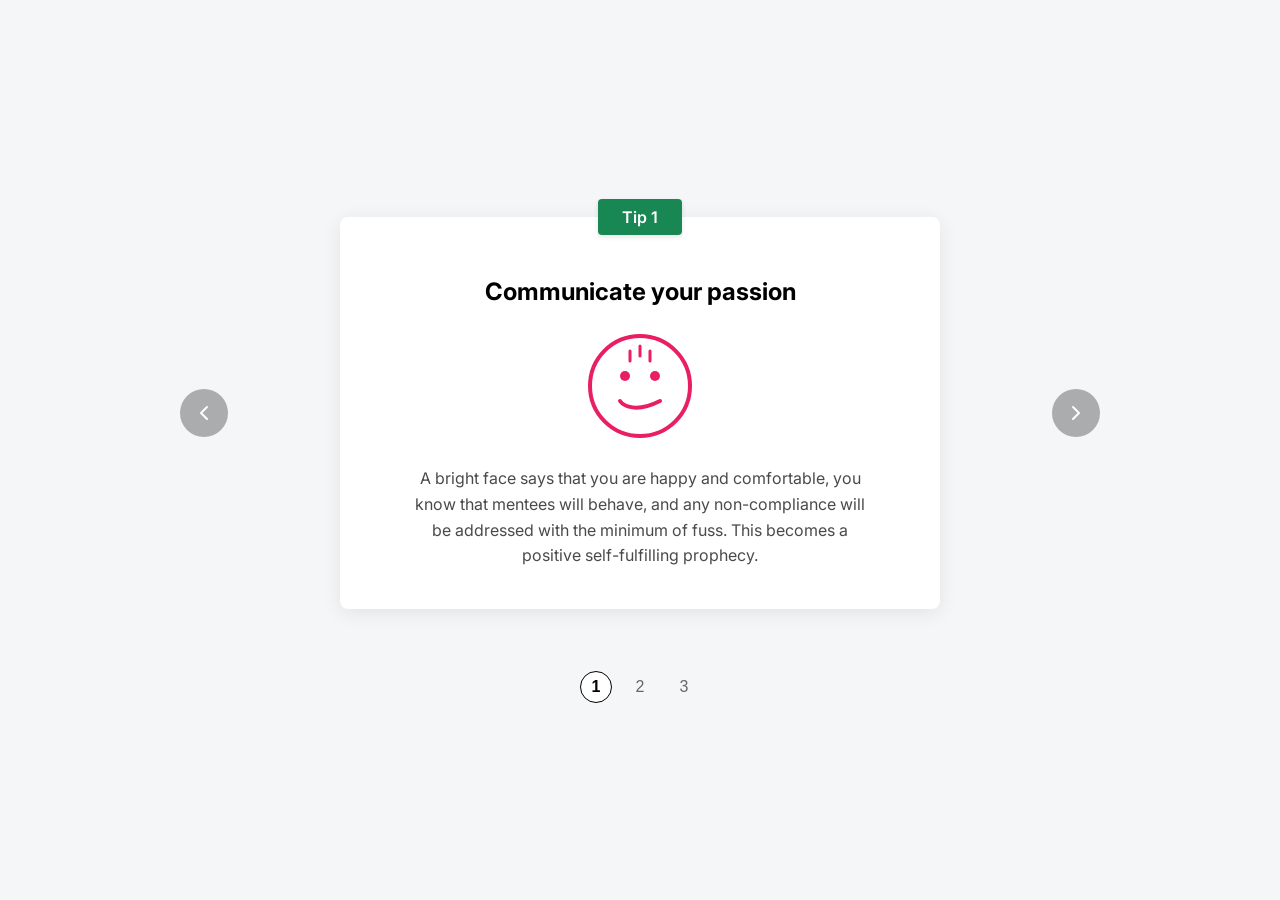
<file: antigravity-gemini-3-pro/index.html>
<!DOCTYPE html>
<html lang="en">
<head>
    <meta charset="UTF-8">
    <meta name="viewport" content="width=device-width, initial-scale=1.0">
    <title>Process Carousel</title>
    <link rel="stylesheet" href="style.css">
    <!-- Google Fonts for modern typography -->
    <link rel="preconnect" href="https://fonts.googleapis.com">
    <link rel="preconnect" href="https://fonts.gstatic.com" crossorigin>
    <link href="https://fonts.googleapis.com/css2?family=Inter:wght@400;500;600;700&display=swap" rel="stylesheet">
</head>
<body>

    <div class="carousel-container">
        <!-- Navigation Button: Previous -->
        <button class="nav-btn prev-btn" id="prevBtn" aria-label="Previous Slide">
            <svg xmlns="http://www.w3.org/2000/svg" width="24" height="24" viewBox="0 0 24 24" fill="none" stroke="currentColor" stroke-width="2" stroke-linecap="round" stroke-linejoin="round"><path d="M15 18l-6-6 6-6"/></svg>
        </button>

        <div class="carousel-track-container">
            <ul class="carousel-track">
                <!-- Slide 1 -->
                <li class="carousel-slide current-slide">
                    <div class="card">
                        <div class="tip-badge">Tip 1</div>
                        <h2 class="card-title">Communicate your passion</h2>
                        <div class="card-image">
                            <!-- Using an SVG placeholder that looks like the example -->
                            <svg width="120" height="120" viewBox="0 0 120 120" fill="none" xmlns="http://www.w3.org/2000/svg">
                                <circle cx="60" cy="60" r="50" stroke="#E91E63" stroke-width="4"/>
                                <circle cx="45" cy="50" r="5" fill="#E91E63"/>
                                <circle cx="75" cy="50" r="5" fill="#E91E63"/>
                                <path d="M40 75 C40 75, 50 90, 80 75" stroke="#E91E63" stroke-width="4" stroke-linecap="round"/>
                                <path d="M50 25 L50 35 M60 20 L60 30 M70 25 L70 35" stroke="#E91E63" stroke-width="3" stroke-linecap="round"/>
                            </svg>
                        </div>
                        <p class="card-text">
                            A bright face says that you are happy and comfortable, you know that mentees will behave, and any non-compliance will be addressed with the minimum of fuss. This becomes a positive self-fulfilling prophecy.
                        </p>
                    </div>
                </li>
                <!-- Slide 2 -->
                <li class="carousel-slide">
                    <div class="card">
                        <div class="tip-badge">Tip 2</div>
                        <h2 class="card-title">Be Prepared</h2>
                        <div class="card-image">
                           <svg width="120" height="120" viewBox="0 0 120 120" fill="none" xmlns="http://www.w3.org/2000/svg">
                                <rect x="30" y="30" width="60" height="60" rx="5" stroke="#E91E63" stroke-width="4"/>
                                <path d="M40 50 L80 50 M40 70 L80 70" stroke="#E91E63" stroke-width="3" stroke-linecap="round"/>
                           </svg>
                        </div>
                        <p class="card-text">
                            Preparation is key to a successful session. Ensure you have all materials ready and a clear plan of action. This builds confidence and trust with your mentees.
                        </p>
                    </div>
                </li>
                <!-- Slide 3 -->
                <li class="carousel-slide">
                    <div class="card">
                        <div class="tip-badge">Tip 3</div>
                        <h2 class="card-title">Listen Actively</h2>
                        <div class="card-image">
                             <svg width="120" height="120" viewBox="0 0 120 120" fill="none" xmlns="http://www.w3.org/2000/svg">
                                <path d="M30 60 C30 30, 90 30, 90 60 L90 80 C90 90, 80 90, 80 80 L80 60" stroke="#E91E63" stroke-width="4" stroke-linecap="round" fill="none"/>
                            </svg>
                        </div>
                        <p class="card-text">
                            Active listening involves fully concentrating, understanding, responding, and then remembering what is being said. It is the foundation of effective communication.
                        </p>
                    </div>
                </li>
            </ul>
        </div>

        <!-- Navigation Button: Next -->
        <button class="nav-btn next-btn" id="nextBtn" aria-label="Next Slide">
            <svg xmlns="http://www.w3.org/2000/svg" width="24" height="24" viewBox="0 0 24 24" fill="none" stroke="currentColor" stroke-width="2" stroke-linecap="round" stroke-linejoin="round"><path d="M9 18l6-6-6-6"/></svg>
        </button>
    </div>

    <!-- Pagination Indicators -->
    <div class="carousel-nav">
        <button class="carousel-indicator current-slide" data-slide-index="0">1</button>
        <button class="carousel-indicator" data-slide-index="1">2</button>
        <button class="carousel-indicator" data-slide-index="2">3</button>
    </div>

    <script src="script.js"></script>
</body>
</html>
</file>
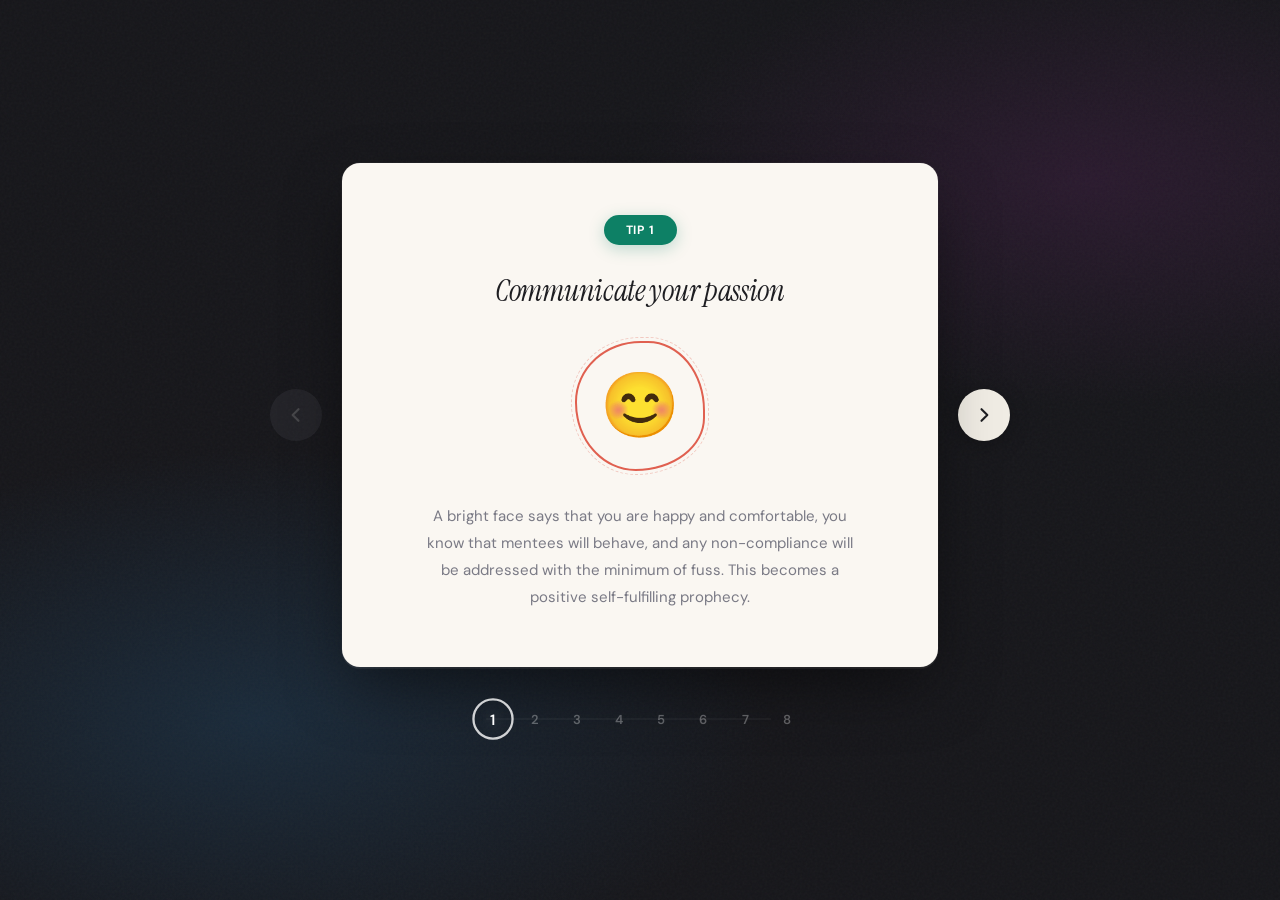
<file: claude-v2.html>
<!DOCTYPE html>
<html lang="en">
<head>
  <meta charset="UTF-8">
  <meta name="viewport" content="width=device-width, initial-scale=1.0">
  <title>Process Tips Carousel — Editorial Edition</title>

  <!--
    ============================================================
    CAROUSEL V2 — "Editorial Warmth" Edition
    ============================================================
    Differences from V1 (claude.html):

    TYPOGRAPHY
    • V1: system fonts (-apple-system, BlinkMacSystemFont)
    • V2: Google Fonts — "Instrument Serif" italic for headings,
           "DM Sans" for body. Creates an editorial magazine feel.

    COLOR & ATMOSPHERE
    • V1: flat #2b2b2b dark background
    • V2: deep navy (#16161a) with layered radial gradients
           for depth + SVG noise grain overlay for texture.
           Warm cream card (#faf7f2) instead of pure white.

    ICON TREATMENT
    • V1: bare emoji
    • V2: emoji inside an organic "blob" frame with a coral
           (#e06050) border + dashed outer ring, evoking the
           hand-drawn illustration style from the reference.

    ARROWS
    • V1: plain text chevrons (‹ ›) in filled circles
    • V2: SVG chevron icons. Prev is muted dark, Next is cream
           with shadow — asymmetric styling guides the user forward.

    PAGINATION
    • V1: simple numbered dots with border on active
    • V2: numbered dots connected by a thin horizontal line
           with a green progress fill that advances as you
           navigate — reinforces the "process" concept.

    ANIMATION
    • V1: none (instant content display)
    • V2: staggered content reveal (badge → title → icon → text)
           each time a slide enters, plus a page-load entrance
           animation on the whole carousel.

    LAYOUT
    • V1: 720px max, 48px arrows
    • V2: 740px max, 52px arrows, more generous padding,
           refined spacing hierarchy.
    ============================================================
  -->

  <link rel="preconnect" href="https://fonts.googleapis.com">
  <link rel="preconnect" href="https://fonts.gstatic.com" crossorigin>
  <link href="https://fonts.googleapis.com/css2?family=DM+Sans:wght@400;500;700&family=Instrument+Serif:ital@0;1&display=swap" rel="stylesheet">

  <style>
    *, *::before, *::after { margin: 0; padding: 0; box-sizing: border-box; }

    /* --- Design tokens --- */
    :root {
      --bg: #16161a;                    /* deep navy-ink (V1 was flat #2b2b2b) */
      --card: #faf7f2;                  /* warm cream (V1 was pure #fff) */
      --accent: #0d8065;                /* deep teal green */
      --accent-glow: #0d806540;         /* teal with alpha for badge shadow */
      --coral: #e06050;                 /* organic icon frame color (new in V2) */
      --ink: #1e1e22;
      --muted: #7a7a85;
      --cream: #f0ece4;                 /* arrow bg, warm off-white */
      --radius: 18px;                   /* V1 was 14px */
    }

    /* --- Base --- uses DM Sans (V1 used system fonts) --- */
    body {
      font-family: 'DM Sans', sans-serif;
      min-height: 100vh;
      display: grid;
      place-items: center;
      padding: 32px 20px;
      color: var(--ink);
      /* Layered radial gradients for atmospheric depth (V1 was flat color) */
      background:
        radial-gradient(ellipse 80% 60% at 20% 80%, #1a2a3a 0%, transparent 50%),
        radial-gradient(ellipse 70% 50% at 85% 20%, #2a1a2e 0%, transparent 50%),
        var(--bg);
      position: relative;
      overflow: hidden;
    }

    /* SVG noise grain overlay for texture (not in V1) */
    body::before {
      content: '';
      position: fixed;
      inset: 0;
      background: url("data:image/svg+xml,%3Csvg viewBox='0 0 512 512' xmlns='http://www.w3.org/2000/svg'%3E%3Cfilter id='n'%3E%3CfeTurbulence type='fractalNoise' baseFrequency='.7' numOctaves='4' stitchTiles='stitch'/%3E%3C/filter%3E%3Crect width='100%25' height='100%25' filter='url(%23n)' opacity='.035'/%3E%3C/svg%3E");
      pointer-events: none;
      z-index: 0;
    }

    /* ===== CAROUSEL GRID LAYOUT ===== */
    .carousel {
      position: relative;
      z-index: 1;
      max-width: 740px;       /* V1: 720px */
      width: 100%;
      display: grid;
      grid-template-columns: 52px 1fr 52px;  /* V1: 48px */
      align-items: center;
      gap: 20px;
      /* Page-load entrance animation (not in V1) */
      animation: carouselIn .7s cubic-bezier(.22,1,.36,1) both;
    }

    @keyframes carouselIn {
      from { opacity: 0; transform: translateY(30px) scale(.97); }
      to   { opacity: 1; transform: translateY(0) scale(1); }
    }

    /* ===== VIEWPORT & TRACK ===== */
    .carousel__viewport {
      position: relative;
      overflow: hidden;
      border-radius: var(--radius);
      background: var(--card);    /* warm cream vs V1 pure white */
      /* Layered shadow for depth (V1 had single box-shadow) */
      box-shadow:
        0 2px 0 0 rgba(255,255,255,.06),
        0 24px 64px -12px rgba(0,0,0,.5),
        0 0 0 1px rgba(255,255,255,.04);
    }

    .carousel__track {
      display: flex;
      /* Smoother easing curve (V1 used .4,0,.2,1) */
      transition: transform .5s cubic-bezier(.22, 1, .36, 1);
      will-change: transform;
    }

    /* ===== INDIVIDUAL SLIDE ===== */
    .slide {
      min-width: 100%;
      padding: 52px 60px 56px;    /* more generous than V1 */
      display: flex;
      flex-direction: column;
      align-items: center;
      text-align: center;
    }

    /* Tip badge — adds glow shadow (V1 had flat badge) */
    .slide__badge {
      background: var(--accent);
      color: #fff;
      font-size: 12px;
      font-weight: 700;
      padding: 7px 22px;
      border-radius: 24px;
      letter-spacing: .8px;
      text-transform: uppercase;
      margin-bottom: 28px;
      box-shadow: 0 4px 16px var(--accent-glow);
    }

    /* Title — Instrument Serif italic (V1 used system font bold) */
    .slide__title {
      font-family: 'Instrument Serif', serif;
      font-style: italic;
      font-size: 30px;
      font-weight: 400;
      line-height: 1.2;
      color: var(--ink);
      margin-bottom: 32px;
      letter-spacing: -.01em;
    }

    /* Organic blob frame around icon (entirely new in V2) */
    .slide__icon-wrap {
      width: 130px;
      height: 130px;
      /* Irregular border-radius creates organic hand-drawn feel */
      border-radius: 52% 45% 55% 48% / 48% 55% 42% 54%;
      border: 2.5px solid var(--coral);
      display: grid;
      place-items: center;
      margin-bottom: 32px;
      position: relative;
    }

    /* Dashed outer ring — sketchy/hand-drawn accent (new in V2) */
    .slide__icon-wrap::before {
      content: '';
      position: absolute;
      inset: -6px;
      border-radius: inherit;
      border: 1px dashed color-mix(in srgb, var(--coral) 30%, transparent);
    }

    .slide__icon {
      font-size: 64px;    /* V1: 96px bare emoji */
      line-height: 1;
      user-select: none;
    }

    .slide__text {
      font-size: 15px;
      line-height: 1.8;
      color: var(--muted);
      max-width: 440px;
    }

    /* ===== STAGGERED CONTENT ANIMATION (not in V1) ===== */
    .slide--active .slide__badge     { animation: revealUp .5s  cubic-bezier(.22,1,.36,1) .05s both; }
    .slide--active .slide__title     { animation: revealUp .5s  cubic-bezier(.22,1,.36,1) .12s both; }
    .slide--active .slide__icon-wrap { animation: revealUp .55s cubic-bezier(.22,1,.36,1) .2s  both; }
    .slide--active .slide__text      { animation: revealUp .5s  cubic-bezier(.22,1,.36,1) .3s  both; }

    @keyframes revealUp {
      from { opacity: 0; transform: translateY(18px); }
      to   { opacity: 1; transform: translateY(0); }
    }

    /* ===== NAV ARROWS — SVG icons instead of text entities (V1) ===== */
    .arrow {
      width: 52px;
      height: 52px;
      border-radius: 50%;
      border: none;
      cursor: pointer;
      display: grid;
      place-items: center;
      transition: transform .25s, opacity .25s, box-shadow .25s;
    }

    .arrow svg {
      width: 20px;
      height: 20px;
      stroke-width: 2.5;
      fill: none;
      stroke: currentColor;
      stroke-linecap: round;
      stroke-linejoin: round;
    }

    /* Asymmetric arrow styling (V1 had gray + black) */
    .arrow--prev {
      background: #4a4a52;    /* muted dark */
      color: #d0d0d0;
    }

    .arrow--next {
      background: var(--cream);    /* warm cream (V1 was #2b2b2b black) */
      color: var(--ink);
      box-shadow: 0 4px 20px rgba(0,0,0,.25);
    }

    .arrow:hover:not(:disabled) { transform: scale(1.12); }
    .arrow--next:hover:not(:disabled) { box-shadow: 0 6px 28px rgba(0,0,0,.35); }
    .arrow:active:not(:disabled) { transform: scale(.94); }
    .arrow:disabled { opacity: .25; cursor: default; }

    /* ===== PAGINATION WITH PROGRESS LINE (V1 had simple dots) ===== */
    .pagination {
      grid-column: 1 / -1;
      display: flex;
      justify-content: center;
      align-items: center;
      gap: 6px;
      margin-top: 14px;
      position: relative;
    }

    .dot {
      width: 36px;
      height: 36px;
      border-radius: 50%;
      border: 2px solid transparent;
      background: none;
      color: rgba(255,255,255,.3);
      font-family: 'DM Sans', sans-serif;
      font-size: 13px;
      font-weight: 600;
      cursor: pointer;
      display: grid;
      place-items: center;
      transition: all .3s cubic-bezier(.22,1,.36,1);
      position: relative;
    }

    .dot:hover { color: rgba(255,255,255,.7); }

    .dot.active {
      color: #fff;
      border-color: rgba(255,255,255,.8);
      transform: scale(1.15);
      text-shadow: 0 0 12px rgba(255,255,255,.3);
    }

    /* Connecting progress line between dots (not in V1) */
    .pagination__line {
      position: absolute;
      top: 50%;
      height: 1px;
      background: rgba(255,255,255,.08);
      pointer-events: none;
      z-index: -1;
    }

    .pagination__progress {
      height: 100%;
      background: rgba(255,255,255,.18);
      transition: width .5s cubic-bezier(.22,1,.36,1);
      border-radius: 1px;
    }

    /* ===== RESPONSIVE ===== */
    @media (max-width: 640px) {
      .carousel { grid-template-columns: 42px 1fr 42px; gap: 12px; }
      .slide { padding: 40px 28px 44px; }
      .slide__title { font-size: 24px; margin-bottom: 24px; }
      .slide__icon-wrap { width: 100px; height: 100px; margin-bottom: 24px; }
      .slide__icon { font-size: 48px; }
      .slide__text { font-size: 14px; }
      .arrow { width: 42px; height: 42px; }
      .arrow svg { width: 16px; height: 16px; }
      .dot { width: 30px; height: 30px; font-size: 11px; }
    }
  </style>
</head>
<body>

  <div class="carousel">

    <!-- Nav: SVG arrow icons (V1 used HTML entities ‹ ›) -->
    <button class="arrow arrow--prev" aria-label="Previous slide">
      <svg viewBox="0 0 24 24"><path d="M15 19l-7-7 7-7"/></svg>
    </button>

    <div class="carousel__viewport">
      <div class="carousel__track">

        <div class="slide">
          <span class="slide__badge">Tip 1</span>
          <h2 class="slide__title">Communicate your passion</h2>
          <!-- Organic blob frame wraps the icon (V1 had bare emoji) -->
          <div class="slide__icon-wrap"><span class="slide__icon">😊</span></div>
          <p class="slide__text">A bright face says that you are happy and comfortable, you know that mentees will behave, and any non-compliance will be addressed with the minimum of fuss. This becomes a positive self-fulfilling prophecy.</p>
        </div>

        <div class="slide">
          <span class="slide__badge">Tip 2</span>
          <h2 class="slide__title">Set clear expectations</h2>
          <div class="slide__icon-wrap"><span class="slide__icon">🎯</span></div>
          <p class="slide__text">Define success criteria and milestones from the start. When everyone understands the goals and boundaries, collaboration becomes smoother and more productive for all parties involved.</p>
        </div>

        <div class="slide">
          <span class="slide__badge">Tip 3</span>
          <h2 class="slide__title">Listen actively</h2>
          <div class="slide__icon-wrap"><span class="slide__icon">👂</span></div>
          <p class="slide__text">Give your full attention and show genuine interest in what others are saying. Active listening builds trust and helps you understand the real needs and concerns behind the words.</p>
        </div>

        <div class="slide">
          <span class="slide__badge">Tip 4</span>
          <h2 class="slide__title">Provide constructive feedback</h2>
          <div class="slide__icon-wrap"><span class="slide__icon">💬</span></div>
          <p class="slide__text">Focus on specific behaviors and outcomes rather than personal attributes. Frame feedback as opportunities for growth and always balance criticism with recognition of strengths.</p>
        </div>

        <div class="slide">
          <span class="slide__badge">Tip 5</span>
          <h2 class="slide__title">Lead by example</h2>
          <div class="slide__icon-wrap"><span class="slide__icon">⭐</span></div>
          <p class="slide__text">Demonstrate the behaviors and work ethic you expect from others. Actions speak louder than words, and your conduct sets the standard for the entire team to follow.</p>
        </div>

        <div class="slide">
          <span class="slide__badge">Tip 6</span>
          <h2 class="slide__title">Celebrate small wins</h2>
          <div class="slide__icon-wrap"><span class="slide__icon">🎉</span></div>
          <p class="slide__text">Acknowledge progress and achievements, no matter how small. Regular recognition boosts morale and motivation, creating momentum toward larger goals and sustained success.</p>
        </div>

        <div class="slide">
          <span class="slide__badge">Tip 7</span>
          <h2 class="slide__title">Foster collaboration</h2>
          <div class="slide__icon-wrap"><span class="slide__icon">🤝</span></div>
          <p class="slide__text">Create opportunities for team members to work together and share knowledge. Collaborative environments spark innovation and help everyone grow through shared experiences.</p>
        </div>

        <div class="slide">
          <span class="slide__badge">Tip 8</span>
          <h2 class="slide__title">Adapt and iterate</h2>
          <div class="slide__icon-wrap"><span class="slide__icon">🔄</span></div>
          <p class="slide__text">Stay flexible and willing to adjust your approach based on feedback and results. Continuous improvement is key to long-term success and maintaining relevance in changing environments.</p>
        </div>

      </div>
    </div>

    <button class="arrow arrow--next" aria-label="Next slide">
      <svg viewBox="0 0 24 24"><path d="M9 5l7 7-7 7"/></svg>
    </button>

    <!-- Pagination with connecting progress line (V1 had plain dots) -->
    <div class="pagination">
      <div class="pagination__line">
        <div class="pagination__progress"></div>
      </div>
    </div>
  </div>

  <script>
    const track = document.querySelector('.carousel__track');
    const slides = [...track.children];
    const prevBtn = document.querySelector('.arrow--prev');
    const nextBtn = document.querySelector('.arrow--next');
    const pagination = document.querySelector('.pagination');
    const progressLine = document.querySelector('.pagination__line');
    const progressFill = document.querySelector('.pagination__progress');
    const total = slides.length;
    let current = 0;

    // Build numbered pagination dots
    for (let i = 0; i < total; i++) {
      const btn = document.createElement('button');
      btn.className = 'dot';
      btn.textContent = i + 1;
      btn.setAttribute('aria-label', `Go to slide ${i + 1}`);
      btn.addEventListener('click', () => go(i));
      pagination.appendChild(btn);
    }
    const dots = [...pagination.querySelectorAll('.dot')];

    // Size the connecting line to span first → last dot centers
    function sizeLine() {
      if (dots.length < 2) return;
      const first = dots[0].getBoundingClientRect();
      const last  = dots[dots.length - 1].getBoundingClientRect();
      const pRect = pagination.getBoundingClientRect();
      const left  = first.left + first.width / 2 - pRect.left;
      const right = last.left  + last.width  / 2 - pRect.left;
      Object.assign(progressLine.style, {
        left: left + 'px',
        width: (right - left) + 'px',
        transform: 'translateY(-50%)'
      });
    }

    function go(index) {
      const prev = current;
      current = Math.max(0, Math.min(index, total - 1));

      // Slide the track
      track.style.transform = `translateX(-${current * 100}%)`;

      // Arrow states
      prevBtn.disabled = current === 0;
      nextBtn.disabled = current === total - 1;

      // Active dot
      dots.forEach((d, i) => d.classList.toggle('active', i === current));

      // Progress fill (new in V2 — visualises process progression)
      progressFill.style.width = (total > 1 ? (current / (total - 1)) * 100 : 0) + '%';

      // Staggered content reveal animation (new in V2)
      if (prev !== current) {
        slides[prev]?.classList.remove('slide--active');
        void slides[current].offsetWidth;  // reflow to retrigger animation
        slides[current].classList.add('slide--active');
      }
    }

    prevBtn.addEventListener('click', () => go(current - 1));
    nextBtn.addEventListener('click', () => go(current + 1));

    // Keyboard nav
    document.addEventListener('keydown', e => {
      if (e.key === 'ArrowLeft')  go(current - 1);
      if (e.key === 'ArrowRight') go(current + 1);
    });

    // Touch swipe support
    let x0 = null;
    track.addEventListener('touchstart', e => { x0 = e.touches[0].clientX; }, { passive: true });
    track.addEventListener('touchend', e => {
      if (x0 === null) return;
      const diff = x0 - e.changedTouches[0].clientX;
      if (Math.abs(diff) > 40) go(current + (diff > 0 ? 1 : -1));
      x0 = null;
    });

    // Init
    window.addEventListener('resize', sizeLine);
    sizeLine();
    go(0);
  </script>

</body>
</html>
</file>
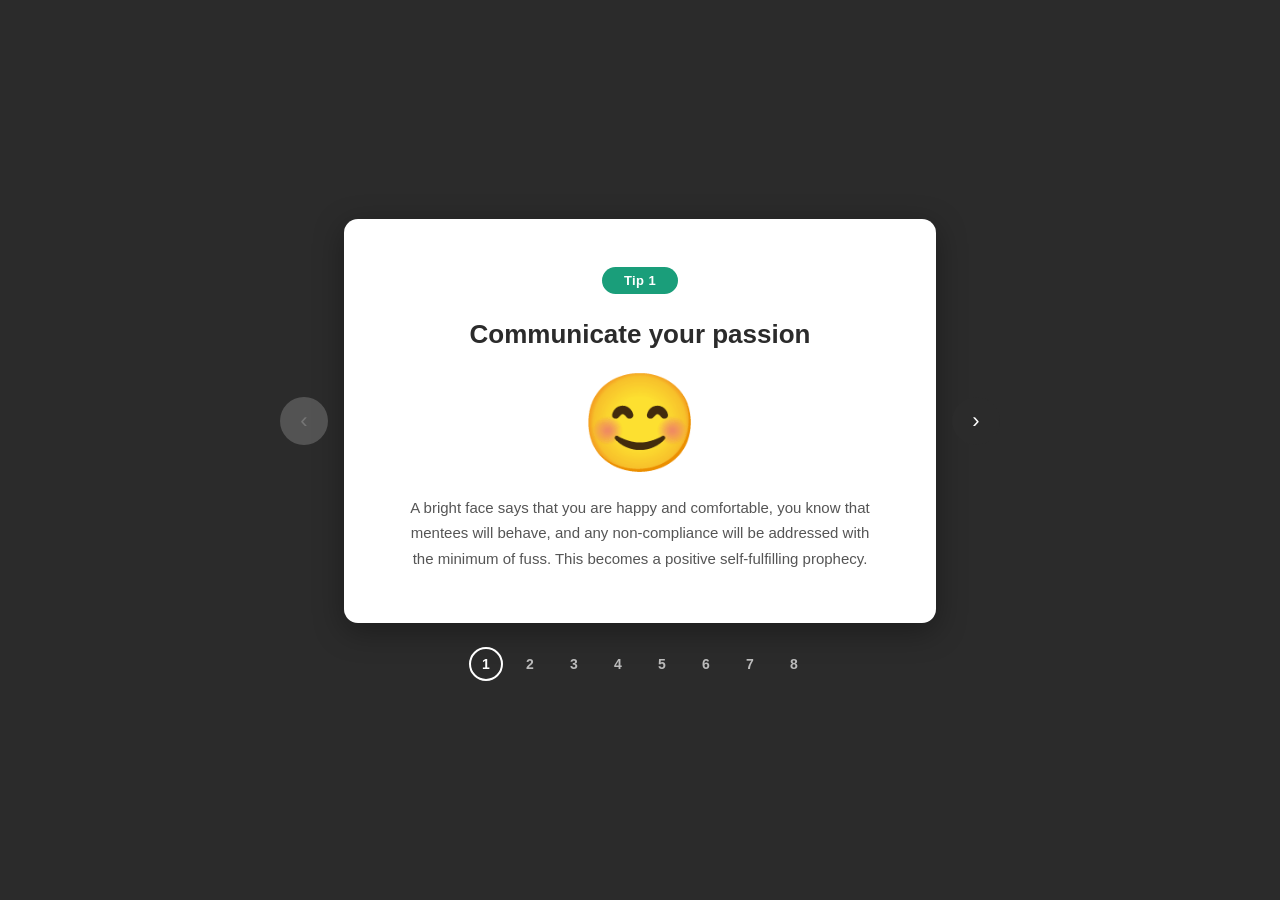
<file: claude.html>
<!DOCTYPE html>
<html lang="en">
<head>
  <meta charset="UTF-8">
  <meta name="viewport" content="width=device-width, initial-scale=1.0">
  <title>Process Tips Carousel</title>
  <style>
    *, *::before, *::after {
      margin: 0;
      padding: 0;
      box-sizing: border-box;
    }

    :root {
      --green: #1a9e7a;
      --dark: #2b2b2b;
      --gray: #555;
      --white: #fff;
      --radius: 14px;
      --slide-gap: 24px;
      --transition-speed: .45s;
      --transition-ease: cubic-bezier(.4, 0, .2, 1);
    }

    /* ----------------------------------------------------------------
       REDUCED MOTION — disable all transitions/animations for users
       who have enabled "Reduce motion" in OS accessibility settings.
    ---------------------------------------------------------------- */
    @media (prefers-reduced-motion: reduce) {
      *, *::before, *::after {
        animation-duration: 0.01ms !important;
        animation-iteration-count: 1 !important;
        transition-duration: 0.01ms !important;
        scroll-behavior: auto !important;
      }
    }

    body {
      font-family: -apple-system, BlinkMacSystemFont, 'Segoe UI', Roboto, sans-serif;
      background: var(--dark);
      min-height: 100vh;
      display: grid;
      place-items: center;
      padding: 24px;
      color: var(--dark);
    }

    /* ================================================================
       LAYOUT — CSS Grid places arrows | viewport | arrows in a row,
       with pagination spanning the full width below.
    ================================================================ */
    .carousel {
      max-width: 720px;
      width: 100%;
      display: grid;
      grid-template-columns: 48px 1fr 48px;
      align-items: center;
      gap: 16px;
    }

    .carousel__viewport {
      overflow: hidden;
      border-radius: var(--radius);
      background: var(--white);
      box-shadow: 0 8px 30px rgba(0, 0, 0, .35);
    }

    .carousel__track {
      display: flex;
      transition: transform var(--transition-speed) var(--transition-ease);
      will-change: transform;
    }

    /* ================================================================
       SLIDE — each tip card. Uses role="tabpanel" with proper ARIA
       to associate with its pagination tab.
    ================================================================ */
    .slide {
      min-width: 100%;
      padding: 48px 56px 52px;
      display: flex;
      flex-direction: column;
      align-items: center;
      text-align: center;
      gap: var(--slide-gap);
    }

    /* Hidden slides are removed from tab order and screen readers
       via inert. This CSS ensures they also visually "look" hidden
       if a browser hasn't fully painted the inert state. */
    .slide[inert] {
      visibility: hidden;
    }

    .slide__badge {
      background: var(--green);
      color: var(--white);
      font-size: 13px;
      font-weight: 700;
      padding: 6px 22px;
      border-radius: 20px;
      letter-spacing: .4px;
    }

    .slide__title {
      font-size: 26px;
      font-weight: 700;
      line-height: 1.25;
    }

    .slide__icon {
      font-size: 96px;
      line-height: 1;
      user-select: none;
    }

    .slide__text {
      font-size: 15px;
      line-height: 1.7;
      color: var(--gray);
      max-width: 460px;
    }

    /* ================================================================
       NAV ARROWS — circular buttons with distinct prev/next styling.
       Focus-visible ring ensures keyboard users see focus clearly.
    ================================================================ */
    .arrow {
      width: 48px;
      height: 48px;
      border-radius: 50%;
      border: none;
      cursor: pointer;
      display: grid;
      place-items: center;
      font-size: 22px;
      transition:
        opacity .2s,
        transform .2s,
        outline-offset .15s;
      -webkit-tap-highlight-color: transparent;
    }

    .arrow--prev {
      background: #9e9e9e;
      color: var(--white);
    }

    .arrow--next {
      background: var(--dark);
      color: var(--white);
    }

    .arrow:hover:not(:disabled) {
      transform: scale(1.1);
    }

    .arrow:active:not(:disabled) {
      transform: scale(.95);
    }

    .arrow:disabled {
      opacity: .35;
      cursor: default;
    }

    /* Keyboard-only focus ring (not shown on mouse click) */
    .arrow:focus-visible {
      outline: 2px solid var(--green);
      outline-offset: 3px;
    }

    /* ================================================================
       PAGINATION — role="tablist" with numbered tab buttons.
       Active tab is marked with aria-selected="true".
    ================================================================ */
    .pagination {
      grid-column: 1 / -1;
      display: flex;
      justify-content: center;
      gap: 10px;
      margin-top: 8px;
    }

    .dot {
      width: 34px;
      height: 34px;
      border-radius: 50%;
      border: 2px solid transparent;
      background: none;
      color: #bbb;
      font-size: 14px;
      font-weight: 600;
      cursor: pointer;
      display: grid;
      place-items: center;
      transition: all .25s;
      -webkit-tap-highlight-color: transparent;
    }

    .dot:hover {
      color: var(--white);
    }

    .dot[aria-selected="true"] {
      border-color: var(--white);
      color: var(--white);
    }

    .dot:focus-visible {
      outline: 2px solid var(--green);
      outline-offset: 3px;
    }

    /* ================================================================
       SCREEN-READER-ONLY — visually hidden live region that
       announces the current slide to assistive technology.
    ================================================================ */
    .sr-only {
      position: absolute;
      width: 1px;
      height: 1px;
      padding: 0;
      margin: -1px;
      overflow: hidden;
      clip: rect(0, 0, 0, 0);
      white-space: nowrap;
      border: 0;
    }

    /* ================================================================
       RESPONSIVE — tighter layout on small screens.
    ================================================================ */
    @media (max-width: 600px) {
      .carousel { grid-template-columns: 38px 1fr 38px; gap: 10px; }
      .slide { padding: 36px 28px 40px; }
      .slide__title { font-size: 21px; }
      .slide__icon { font-size: 72px; }
      .arrow { width: 38px; height: 38px; font-size: 18px; }
      .dot { width: 28px; height: 28px; font-size: 12px; }
    }
  </style>
</head>
<body>

  <!--
    ARIA: role="region" + aria-roledescription="carousel" follows the
    WAI-ARIA Carousel Pattern. aria-label names the landmark so screen
    readers announce "Process Tips, carousel" when entering.
    https://www.w3.org/WAI/ARIA/apd/patterns/carousel/
  -->
  <section
    class="carousel"
    role="region"
    aria-roledescription="carousel"
    aria-label="Process Tips"
  >
    <button class="arrow arrow--prev" aria-label="Previous slide">&#8249;</button>

    <!--
      aria-live="polite" makes screen readers announce slide content
      after navigation, without interrupting current speech.
    -->
    <div class="carousel__viewport" aria-live="polite">
      <div class="carousel__track">

        <!--
          Each slide uses:
          - role="tabpanel" to pair with its pagination tab
          - aria-roledescription="slide" for clearer SR announcement
          - aria-label="N of Total" for orientation
          - id matching the tab's aria-controls
          - inert on inactive slides: removes them from tab order,
            screen reader tree, and click targets in one attribute
        -->
        <div class="slide" role="tabpanel" aria-roledescription="slide" aria-label="1 of 8" id="slide-1">
          <span class="slide__badge">Tip 1</span>
          <h2 class="slide__title">Communicate your passion</h2>
          <div class="slide__icon" aria-hidden="true">😊</div>
          <p class="slide__text">A bright face says that you are happy and comfortable, you know that mentees will behave, and any non-compliance will be addressed with the minimum of fuss. This becomes a positive self-fulfilling prophecy.</p>
        </div>

        <div class="slide" role="tabpanel" aria-roledescription="slide" aria-label="2 of 8" id="slide-2" inert>
          <span class="slide__badge">Tip 2</span>
          <h2 class="slide__title">Set clear expectations</h2>
          <div class="slide__icon" aria-hidden="true">🎯</div>
          <p class="slide__text">Define success criteria and milestones from the start. When everyone understands the goals and boundaries, collaboration becomes smoother and more productive for all parties involved.</p>
        </div>

        <div class="slide" role="tabpanel" aria-roledescription="slide" aria-label="3 of 8" id="slide-3" inert>
          <span class="slide__badge">Tip 3</span>
          <h2 class="slide__title">Listen actively</h2>
          <div class="slide__icon" aria-hidden="true">👂</div>
          <p class="slide__text">Give your full attention and show genuine interest in what others are saying. Active listening builds trust and helps you understand the real needs and concerns behind the words.</p>
        </div>

        <div class="slide" role="tabpanel" aria-roledescription="slide" aria-label="4 of 8" id="slide-4" inert>
          <span class="slide__badge">Tip 4</span>
          <h2 class="slide__title">Provide constructive feedback</h2>
          <div class="slide__icon" aria-hidden="true">💬</div>
          <p class="slide__text">Focus on specific behaviors and outcomes rather than personal attributes. Frame feedback as opportunities for growth and always balance criticism with recognition of strengths.</p>
        </div>

        <div class="slide" role="tabpanel" aria-roledescription="slide" aria-label="5 of 8" id="slide-5" inert>
          <span class="slide__badge">Tip 5</span>
          <h2 class="slide__title">Lead by example</h2>
          <div class="slide__icon" aria-hidden="true">⭐</div>
          <p class="slide__text">Demonstrate the behaviors and work ethic you expect from others. Actions speak louder than words, and your conduct sets the standard for the entire team to follow.</p>
        </div>

        <div class="slide" role="tabpanel" aria-roledescription="slide" aria-label="6 of 8" id="slide-6" inert>
          <span class="slide__badge">Tip 6</span>
          <h2 class="slide__title">Celebrate small wins</h2>
          <div class="slide__icon" aria-hidden="true">🎉</div>
          <p class="slide__text">Acknowledge progress and achievements, no matter how small. Regular recognition boosts morale and motivation, creating momentum toward larger goals and sustained success.</p>
        </div>

        <div class="slide" role="tabpanel" aria-roledescription="slide" aria-label="7 of 8" id="slide-7" inert>
          <span class="slide__badge">Tip 7</span>
          <h2 class="slide__title">Foster collaboration</h2>
          <div class="slide__icon" aria-hidden="true">🤝</div>
          <p class="slide__text">Create opportunities for team members to work together and share knowledge. Collaborative environments spark innovation and help everyone grow through shared experiences.</p>
        </div>

        <div class="slide" role="tabpanel" aria-roledescription="slide" aria-label="8 of 8" id="slide-8" inert>
          <span class="slide__badge">Tip 8</span>
          <h2 class="slide__title">Adapt and iterate</h2>
          <div class="slide__icon" aria-hidden="true">🔄</div>
          <p class="slide__text">Stay flexible and willing to adjust your approach based on feedback and results. Continuous improvement is key to long-term success and maintaining relevance in changing environments.</p>
        </div>

      </div>
    </div>

    <button class="arrow arrow--next" aria-label="Next slide">&#8250;</button>

    <!--
      Pagination as tablist — tabs control which tabpanel (slide) is visible.
      Arrow keys move between tabs (managed in JS via roving tabindex).
    -->
    <div class="pagination" role="tablist" aria-label="Slide navigation"></div>

    <!-- Live region for screen reader announcements on slide change -->
    <div class="sr-only" aria-live="polite" aria-atomic="true" id="carousel-status"></div>
  </section>

  <script>
    /**
     * Carousel — accessible, production-ready carousel component.
     *
     * Accessibility features:
     * - WAI-ARIA carousel pattern (region + roledescription)
     * - Tab/tabpanel relationship for pagination ↔ slides
     * - Roving tabindex in tablist (arrow key navigation between tabs)
     * - inert attribute on inactive slides (removes from tab order + SR tree)
     * - aria-live region announces current slide to screen readers
     * - prefers-reduced-motion honored via CSS (no JS override needed)
     * - Focus-visible styles for keyboard navigation
     *
     * Engineering:
     * - Class-based with explicit destroy() for cleanup
     * - Passive touch listeners for scroll performance
     * - Pointer events as primary, touch events as fallback
     * - Bound methods for clean addEventListener/removeEventListener pairing
     * - No DOM leaks — all listeners removable
     */
    class Carousel {
      constructor(el) {
        this.root = el;
        this.track = el.querySelector('.carousel__track');
        this.slides = [...this.track.children];
        this.prevBtn = el.querySelector('.arrow--prev');
        this.nextBtn = el.querySelector('.arrow--next');
        this.tablist = el.querySelector('[role="tablist"]');
        this.statusEl = el.querySelector('#carousel-status');
        this.total = this.slides.length;
        this.current = 0;
        this.tabs = [];
        this.pointerStartX = null;

        // Bind methods so they can be added and removed as listeners
        this._onKeydown = this._onKeydown.bind(this);
        this._onTabKeydown = this._onTabKeydown.bind(this);
        this._onPointerDown = this._onPointerDown.bind(this);
        this._onPointerUp = this._onPointerUp.bind(this);
        this._onPrev = () => this.go(this.current - 1);
        this._onNext = () => this.go(this.current + 1);

        this._buildTabs();
        this._attach();
        this.go(0);
      }

      /**
       * Build pagination tabs dynamically. Each tab:
       * - has role="tab" and controls its matching slide via aria-controls
       * - uses roving tabindex: active tab is tabindex="0", others "-1"
       */
      _buildTabs() {
        for (let i = 0; i < this.total; i++) {
          const tab = document.createElement('button');
          tab.className = 'dot';
          tab.textContent = i + 1;
          tab.setAttribute('role', 'tab');
          tab.setAttribute('aria-label', `Slide ${i + 1}`);
          tab.setAttribute('aria-controls', `slide-${i + 1}`);
          tab.setAttribute('aria-selected', 'false');
          tab.setAttribute('tabindex', '-1');
          tab.addEventListener('click', () => this.go(i));
          this.tablist.appendChild(tab);
          this.tabs.push(tab);
        }
      }

      /** Attach all event listeners. */
      _attach() {
        this.prevBtn.addEventListener('click', this._onPrev);
        this.nextBtn.addEventListener('click', this._onNext);
        document.addEventListener('keydown', this._onKeydown);
        this.tablist.addEventListener('keydown', this._onTabKeydown);

        // Pointer events (covers mouse + touch + pen)
        this.track.addEventListener('pointerdown', this._onPointerDown);
        this.track.addEventListener('pointerup', this._onPointerUp);
        this.track.addEventListener('pointercancel', this._onPointerUp);
      }

      /**
       * Navigate to a given slide index.
       * Updates: track position, arrow states, tab selection,
       *          slide inert states, and SR live region.
       */
      go(index) {
        const clamped = Math.max(0, Math.min(index, this.total - 1));
        if (clamped === this.current && index !== 0) return; // no-op if same slide
        this.current = clamped;

        // Move track
        this.track.style.transform = `translateX(-${this.current * 100}%)`;

        // Arrow enabled/disabled
        this.prevBtn.disabled = this.current === 0;
        this.nextBtn.disabled = this.current === this.total - 1;

        // Update tabs — roving tabindex + aria-selected
        this.tabs.forEach((tab, i) => {
          const isActive = i === this.current;
          tab.setAttribute('aria-selected', String(isActive));
          tab.setAttribute('tabindex', isActive ? '0' : '-1');
        });

        // Update slides — inert on all except current
        this.slides.forEach((slide, i) => {
          if (i === this.current) {
            slide.removeAttribute('inert');
          } else {
            slide.setAttribute('inert', '');
          }
        });

        // Announce to screen readers
        const title = this.slides[this.current].querySelector('.slide__title')?.textContent;
        this.statusEl.textContent = `Slide ${this.current + 1} of ${this.total}: ${title}`;
      }

      /**
       * Global keyboard handler — Left/Right arrows navigate slides
       * only when focus is within the carousel.
       */
      _onKeydown(e) {
        if (!this.root.contains(document.activeElement)) return;
        if (e.key === 'ArrowLeft') { e.preventDefault(); this.go(this.current - 1); }
        if (e.key === 'ArrowRight') { e.preventDefault(); this.go(this.current + 1); }
      }

      /**
       * Tablist keyboard handler — implements roving tabindex pattern.
       * Left/Right move between tabs, Home/End jump to first/last.
       * Focus follows selection for immediate feedback.
       */
      _onTabKeydown(e) {
        let next = this.current;

        switch (e.key) {
          case 'ArrowLeft':  next = this.current - 1; break;
          case 'ArrowRight': next = this.current + 1; break;
          case 'Home':       next = 0; break;
          case 'End':        next = this.total - 1; break;
          default: return;
        }

        e.preventDefault();
        next = Math.max(0, Math.min(next, this.total - 1));
        this.go(next);
        this.tabs[next].focus();
      }

      /** Pointer-based swipe: record start X. */
      _onPointerDown(e) {
        this.pointerStartX = e.clientX;
      }

      /** Pointer-based swipe: compare end X, navigate if threshold met. */
      _onPointerUp(e) {
        if (this.pointerStartX === null) return;
        const diff = this.pointerStartX - e.clientX;
        if (Math.abs(diff) > 40) {
          this.go(this.current + (diff > 0 ? 1 : -1));
        }
        this.pointerStartX = null;
      }

      /** Remove all listeners — call when removing the carousel from DOM. */
      destroy() {
        this.prevBtn.removeEventListener('click', this._onPrev);
        this.nextBtn.removeEventListener('click', this._onNext);
        document.removeEventListener('keydown', this._onKeydown);
        this.tablist.removeEventListener('keydown', this._onTabKeydown);
        this.track.removeEventListener('pointerdown', this._onPointerDown);
        this.track.removeEventListener('pointerup', this._onPointerUp);
        this.track.removeEventListener('pointercancel', this._onPointerUp);
        this.tabs.forEach(tab => tab.remove());
        this.tabs = [];
      }
    }

    // Initialize when DOM is ready
    const carousel = new Carousel(document.querySelector('.carousel'));
  </script>

</body>
</html>
</file>
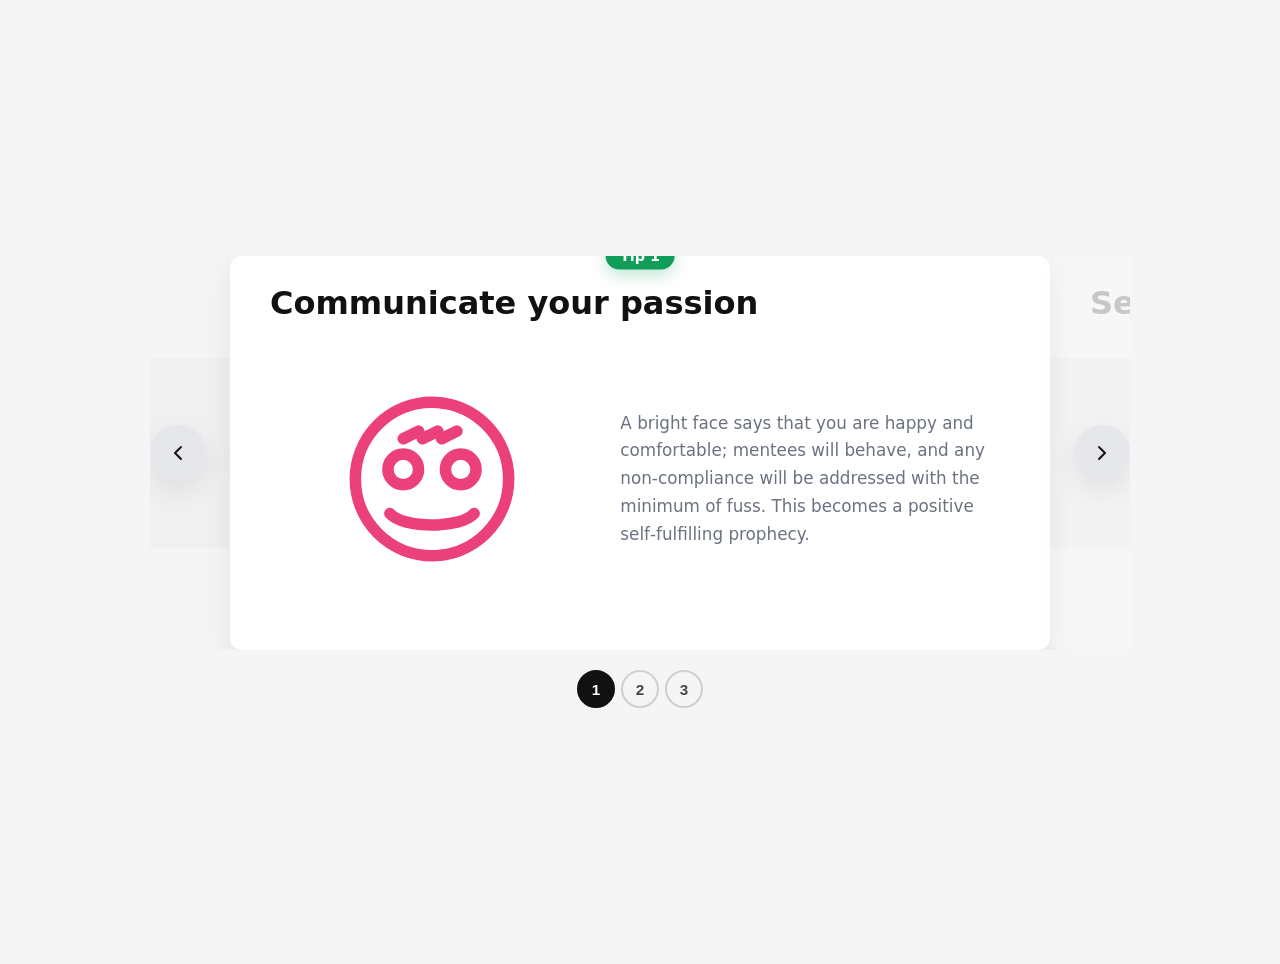
<file: copilot.html>
<!doctype html>
<html lang="en">
<head>
<meta charset="utf-8" />
<meta name="viewport" content="width=device-width, initial-scale=1" />
<title>Process / Tips Carousel</title>
<style>
  :root{
    --bg: #f5f5f5;
    --card-bg: #fff;
    --text: #111;
    --muted: #6b7280;
    --shadow: 0 10px 30px rgba(0,0,0,.08);
    --brand: #0f9d58;         /* green badge */
    --accent: #ec407a;        /* pink icon (demo) */
    --radius: 12px;
    --radius-pill: 999px;
    --space-1: clamp(.4rem,.6vw,.6rem);
    --space-2: clamp(.8rem,1.1vw,1rem);
    --space-3: clamp(1rem,1.6vw,1.25rem);
    --space-4: clamp(1.25rem,2vw,1.75rem);
    --space-5: clamp(1.5rem,3vw,2.25rem);
    --fs-sm: clamp(.9rem, .9vw, 1rem);
    --fs-md: clamp(1.05rem, 1.2vw, 1.15rem);
    --fs-lg: clamp(1.25rem, 2vw, 1.75rem);
    --fs-xl: clamp(1.4rem, 3vw, 2rem);
    --nav-size: clamp(42px, 4.5vw, 56px);
    --bullet-size: 38px;
    --transition: 350ms cubic-bezier(.2,.7,.2,1);
  }

  html,body{height:100%}
  body{
    margin:0;
    font-family: system-ui, -apple-system, Segoe UI, Roboto, "Helvetica Neue", Arial, "Noto Sans", "Apple Color Emoji","Segoe UI Emoji", "Segoe UI Symbol";
    color: var(--text);
    background: var(--bg);
    display:flex; align-items:center; justify-content:center;
    padding: clamp(10px, 3vw, 32px);
  }

  .carousel{
    width:min(100%, 980px);
  }

  /* Track + card container */
  .carousel__viewport{
    position:relative;
    overflow:hidden; /* mask overflow during slide */
    padding-inline: clamp(56px, 7vw, 80px); /* room for arrows */
  }

  /* The card itself */
  .carousel__card{
    position:relative;
    background: var(--card-bg);
    box-shadow: var(--shadow);
    border-radius: var(--radius);
    padding: clamp(18px, 3.5vw, 28px) clamp(18px, 4vw, 40px) clamp(28px, 4vw, 40px);
  }

  /* Tip badge */
  .carousel__badge{
    position:absolute;
    left:50%;
    translate:-50% -50%;
    top:0;
    background: var(--brand);
    color:#fff;
    padding: .35rem .9rem;
    border-radius: var(--radius-pill);
    font-weight: 700;
    font-size: var(--fs-sm);
    box-shadow: 0 6px 16px rgba(15, 157, 88, .25);
    white-space:nowrap;
  }

  .carousel__title{
    font-size: var(--fs-xl);
    line-height:1.2;
    margin: 0 0 var(--space-4);
  }

  .carousel__content{
    display:grid;
    gap: var(--space-4);
    grid-template-columns: minmax(0,1fr);
  }
  @media (min-width: 720px){
    .carousel__content{
      grid-template-columns: 1fr 1.2fr; /* image | text */
      align-items:center;
    }
  }

  .carousel__figure{
    display:flex; align-items:center; justify-content:center;
  }
  .carousel__figure svg{
    width: clamp(140px, 24vw, 230px);
    height: auto;
  }
  .carousel__desc{
    color: var(--muted);
    font-size: var(--fs-md);
    line-height:1.65;
  }

  /* Slides layout */
  .carousel__track{
    position:relative;
    display:flex;
    will-change: transform, height;
    transition: height var(--transition);
  }
  .carousel__slide{
    min-width:100%;
    flex:0 0 100%;
    opacity:.2;
    transform: translateX(0);
    transition: opacity var(--transition);
  }
  .carousel__slide[aria-hidden="true"]{ pointer-events:none; }
  .carousel__slide.is-active{ opacity:1; }

  /* Prev/Next controls */
  .carousel__nav{
    position:absolute;
    inset:0;
    display:flex; align-items:center; justify-content:space-between;
    pointer-events:none; /* allow clicks only on buttons */
  }
  .carousel__btn{
    pointer-events:auto;
    inline-size: var(--nav-size);
    block-size: var(--nav-size);
    display:grid; place-items:center;
    border:none; border-radius:50%;
    background:#e5e7eb;
    color:#111;
    cursor:pointer;
    box-shadow: var(--shadow);
    transition: transform 160ms ease, background 160ms ease;
  }
  .carousel__btn:hover{ background:#ddd; transform: translateY(-1px); }
  .carousel__btn:active{ transform: translateY(0); }
  .carousel__btn:focus-visible{ outline: 3px solid color-mix(in oklab, var(--brand) 70%, white); outline-offset:3px; }

  .carousel__btn svg{ width: 24px; height: 24px; }

  /* Pagination (numbered bullets) */
  .carousel__pagination{
    display:flex; gap: 6px; justify-content:center; align-items:center;
    margin-top: var(--space-3);
    user-select:none;
  }
  .carousel__bullet{
    inline-size: var(--bullet-size);
    block-size: var(--bullet-size);
    border-radius: 50%;
    background: transparent;
    border: 2px solid #cfcfcf;
    color: #444;
    font-weight: 600;
    font-size: .95rem;
    display:grid; place-items:center;
    cursor:pointer;
    transition: background var(--transition), color var(--transition), border-color var(--transition), transform 120ms ease;
  }
  .carousel__bullet:hover{ transform: translateY(-1px); }
  .carousel__bullet[aria-current="true"]{
    background:#111; color:#fff; border-color:#111;
  }
  .carousel__bullet:focus-visible{ outline: 3px solid color-mix(in oklab, #111 50%, var(--brand) 50%); outline-offset:3px; }

  /* Motion preferences */
  @media (prefers-reduced-motion: reduce){
    .carousel__track,
    .carousel__slide{
      transition: none !important;
    }
  }

  /* Subtle backdrop strip like screenshot */
  .carousel__viewport::before{
    content:"";
    position:absolute; inset: 10% 0 auto 0;
    height: calc(100% - 20%);
    background: linear-gradient(to bottom, transparent 0 20%, rgba(0,0,0,.02) 20% 80%, transparent 80% 100%);
    pointer-events:none;
  }
</style>
</head>
<body>

<section class="carousel" aria-roledescription="carousel" aria-label="Tips">
  <div class="carousel__viewport">
    <div class="carousel__track" id="track" aria-live="polite">
      <!-- Slide 1 -->
      <article class="carousel__slide is-active" role="group" aria-roledescription="slide" aria-label="1 of 8">
        <div class="carousel__card">
          <div class="carousel__badge" data-badge>Tip 1</div>
          <h2 class="carousel__title">Communicate your passion</h2>

          <div class="carousel__content">
            <figure class="carousel__figure" aria-hidden="true">
              <!-- demo face -->
              <svg viewBox="0 0 120 120" xmlns="http://www.w3.org/2000/svg" fill="none" stroke="currentColor" style="color:var(--accent);">
                <circle cx="60" cy="60" r="40" stroke-width="6"/>
                <circle cx="45" cy="55" r="8" stroke-width="6"/>
                <circle cx="75" cy="55" r="8" stroke-width="6"/>
                <path d="M38 78c7 8 37 8 44 0" stroke-width="6" stroke-linecap="round"/>
                <path d="M53 35l-8 4m18-4l-8 4m18-4l-8 4" stroke-width="6" stroke-linecap="round"/>
              </svg>
            </figure>

            <p class="carousel__desc">
              A bright face says that you are happy and comfortable; mentees will behave, and any non‑compliance will be addressed with the minimum of fuss. This becomes a positive self‑fulfilling prophecy.
            </p>
          </div>
        </div>
      </article>

      <!-- Slide 2 -->
      <article class="carousel__slide" role="group" aria-roledescription="slide" aria-label="2 of 8">
        <div class="carousel__card">
          <div class="carousel__badge" data-badge>Tip 2</div>
          <h2 class="carousel__title">Set clear expectations</h2>
          <div class="carousel__content">
            <figure class="carousel__figure" aria-hidden="true">
              <svg viewBox="0 0 120 120" xmlns="http://www.w3.org/2000/svg" fill="none" stroke="currentColor" style="color:var(--accent);">
                <rect x="20" y="25" width="80" height="70" rx="8" stroke-width="6"/>
                <path d="M35 45h50M35 60h30M35 75h40" stroke-width="6" stroke-linecap="round"/>
              </svg>
            </figure>
            <p class="carousel__desc">Explain what good looks like and how progress will be measured. Clarity removes friction and builds confidence.</p>
          </div>
        </div>
      </article>

      <!-- Slide 3 -->
      <article class="carousel__slide" role="group" aria-roledescription="slide" aria-label="3 of 8">
        <div class="carousel__card">
          <div class="carousel__badge" data-badge>Tip 3</div>
          <h2 class="carousel__title">Give timely feedback</h2>
          <div class="carousel__content">
            <figure class="carousel__figure" aria-hidden="true">
              <svg viewBox="0 0 120 120" xmlns="http://www.w3.org/2000/svg" fill="none" stroke="currentColor" style="color:var(--accent);">
                <path d="M20 30h80v50H50l-18 15 4-15H20z" stroke-width="6" stroke-linejoin="round"/>
                <path d="M38 50h44" stroke-width="6" stroke-linecap="round"/>
              </svg>
            </figure>
            <p class="carousel__desc">Short feedback loops keep momentum and allow small course corrections before issues expand.</p>
          </div>
        </div>
      </article>

      <!-- Add more slides if needed... -->
    </div>

    <!-- Prev/Next controls overlay -->
    <div class="carousel__nav" aria-hidden="false">
      <button class="carousel__btn" id="prevBtn" aria-label="Previous tip">
        <svg aria-hidden="true" viewBox="0 0 24 24" fill="none" stroke="currentColor"><path d="M15 6l-6 6 6 6" stroke-width="2" stroke-linecap="round" stroke-linejoin="round"/></svg>
      </button>
      <button class="carousel__btn" id="nextBtn" aria-label="Next tip">
        <svg aria-hidden="true" viewBox="0 0 24 24" fill="none" stroke="currentColor"><path d="M9 6l6 6-6 6" stroke-width="2" stroke-linecap="round" stroke-linejoin="round"/></svg>
      </button>
    </div>
  </div>

  <!-- Numbered pagination -->
  <div class="carousel__pagination" id="pagination" role="tablist" aria-label="Choose tip"></div>
</section>

<script>
/*
  Lightweight carousel for a single visible slide.
  - Keyboard: ← →, Home/End. Bullets have roving tabindex.
  - ARIA: updates slide aria-label "n of N" + bullets aria-current.
  - Auto-height: track height animates to current slide.
  - Touch: basic swipe.
*/
(() => {
  const track = document.getElementById('track');
  const slides = Array.from(track.children);
  const prevBtn = document.getElementById('prevBtn');
  const nextBtn = document.getElementById('nextBtn');
  const pagination = document.getElementById('pagination');

  let index = 0;
  const count = slides.length;

  // Build numbered bullets
  slides.forEach((_, i) => {
    const b = document.createElement('button');
    b.className = 'carousel__bullet';
    b.type = 'button';
    b.role = 'tab';
    b.setAttribute('aria-controls', ''); // decorative
    b.textContent = i + 1;
    b.addEventListener('click', () => goTo(i));
    pagination.appendChild(b);
  });
  const bullets = Array.from(pagination.children);

  // Roving tabindex for bullets
  const updateBulletTabIndex = () => {
    bullets.forEach((b, i) => b.tabIndex = (i === index ? 0 : -1));
  };

  // Layout helpers
  function setTrackTransform(){
    const offset = -index * track.clientWidth;
    track.style.transform = `translateX(${offset}px)`;
  }
  function setSlideStates(){
    slides.forEach((s, i) => {
      s.classList.toggle('is-active', i === index);
      s.setAttribute('aria-hidden', i === index ? 'false' : 'true');
      s.setAttribute('aria-label', `${i+1} of ${count}`);
      // Update the "Tip n" badge
      const badge = s.querySelector('[data-badge]');
      if (badge) badge.textContent = `Tip ${i+1}`;
    });
    bullets.forEach((b, i) => b.setAttribute('aria-current', i === index ? 'true' : 'false'));
    updateBulletTabIndex();
  }
  function setAutoHeight(){
    const h = slides[index].offsetHeight;
    track.style.height = h + 'px';
  }
  function goTo(i){
    index = (i + count) % count;
    setSlideStates();
    setAutoHeight();
    setTrackTransform();
  }

  // Resize handler keeps slide width in sync
  const onResize = () => {
    setAutoHeight();
    setTrackTransform();
  };
  window.addEventListener('resize', onResize);

  // Prev / Next
  prevBtn.addEventListener('click', () => goTo(index - 1));
  nextBtn.addEventListener('click', () => goTo(index + 1));

  // Keyboard navigation on viewport
  document.querySelector('.carousel')
    .addEventListener('keydown', (e) => {
      if (e.key === 'ArrowRight') { e.preventDefault(); goTo(index + 1); }
      else if (e.key === 'ArrowLeft') { e.preventDefault(); goTo(index - 1); }
      else if (e.key === 'Home') { e.preventDefault(); goTo(0); }
      else if (e.key === 'End') { e.preventDefault(); goTo(count - 1); }
    });

  // Basic swipe
  let startX = null, isTouching = false;
  track.addEventListener('pointerdown', (e) => { isTouching = true; startX = e.clientX; });
  window.addEventListener('pointerup', () => { isTouching = false; startX = null; });
  window.addEventListener('pointermove', (e) => {
    if (!isTouching || startX == null) return;
    const dx = e.clientX - startX;
    if (Math.abs(dx) > 60){
      goTo(index + (dx < 0 ? 1 : -1));
      isTouching = false; startX = null;
    }
  }, {passive:true});

  // Initial state
  // Set track width equal to number of slides to keep transform simple
  function normalizeTrackWidth(){
    track.style.display = 'flex';
    slides.forEach(s => (s.style.minWidth = '100%'));
  }
  normalizeTrackWidth();
  goTo(0);
})();
</script>

</body>
</html>
</file>
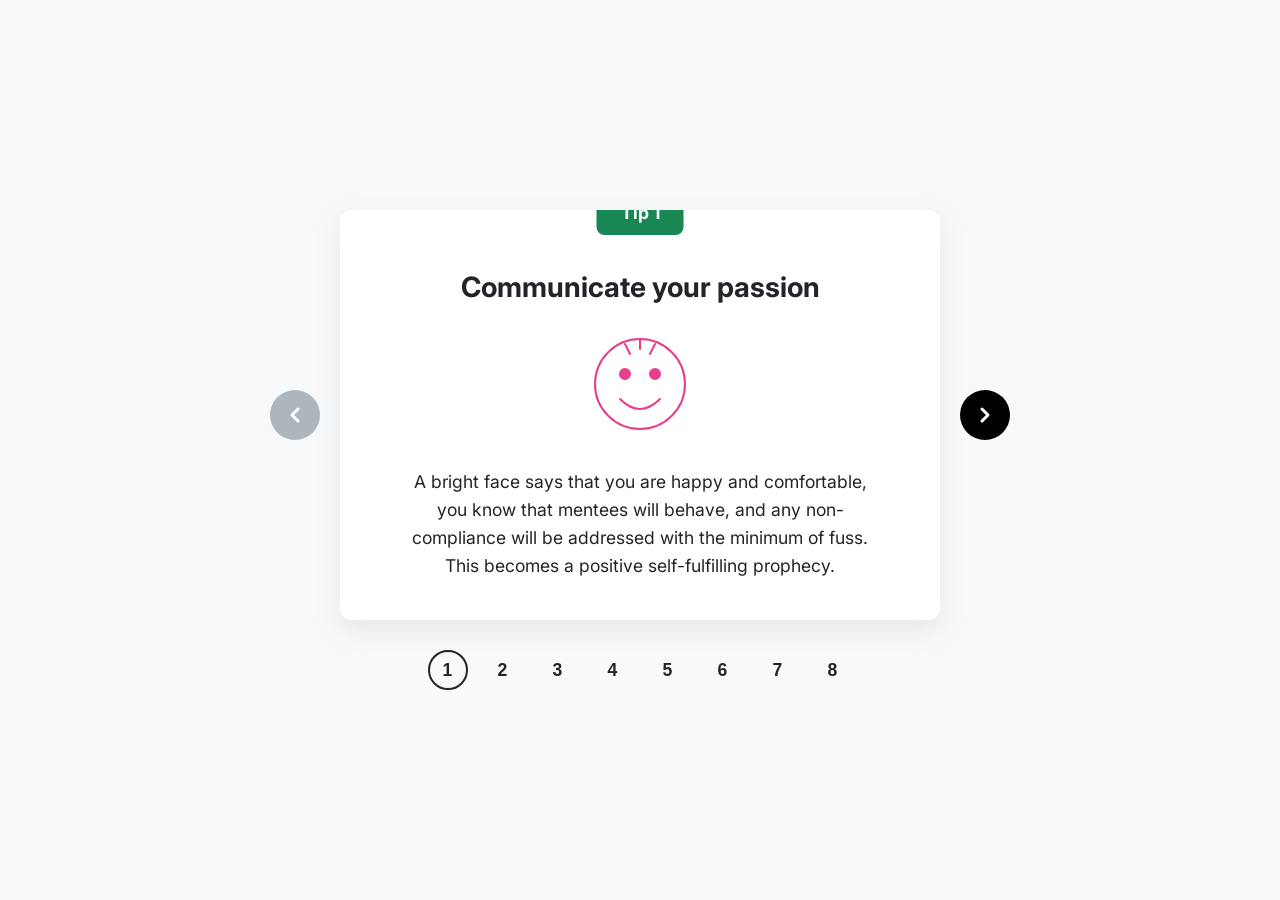
<file: gemini-web.html>
<!DOCTYPE html>
<html lang="en">
<head>
    <meta charset="UTF-8">
    <meta name="viewport" content="width=device-width, initial-scale=1.0">
    <title>Process Carousel Component</title>
    <link href="https://fonts.googleapis.com/css2?family=Inter:wght@400;600;700&display=swap" rel="stylesheet">
    <style>
        /* CSS STYLES START HERE */
        :root {
            --primary-green: #198754; /* Color from the Tip badge */
            --accent-pink: #e83e8c;   /* Color from the icon */
            --text-dark: #212529;
            --text-muted: #6c757d;
            --bg-light-grey: #f8f9fa;
            --card-white: #ffffff;
            --nav-btn-active: #000000;
            --nav-btn-disabled: #adb5bd;
            --transition-speed: 0.4s;
        }

        * {
            box-sizing: border-box;
            margin: 0;
            padding: 0;
        }

        body {
            font-family: 'Inter', sans-serif;
            background-color: var(--bg-light-grey);
            display: flex;
            justify-content: center;
            align-items: center;
            min-height: 100vh;
            padding: 20px;
        }

        /* Main Carousel Container */
        .process-carousel {
            width: 100%;
            max-width: 900px;
            display: flex;
            flex-direction: column;
            align-items: center;
            gap: 30px;
        }

        /* Area holding arrows and card window */
        .carousel-main-area {
            display: flex;
            align-items: center;
            justify-content: center;
            width: 100%;
            gap: 20px;
        }

        /* The window that clips the overflowing content */
        .carousel-window {
            background: var(--card-white);
            border-radius: 12px;
            box-shadow: 0 10px 30px rgba(0,0,0,0.08);
            width: 100%;
            max-width: 600px;
            /* Important for positioning the badge */
            position: relative; 
            padding: 60px 40px 40px; /* Extra top padding for badge space */
            overflow: hidden;
        }

        /* The "Tip X" Badge */
        .tip-badge {
            position: absolute;
            top: -20px; /* Pulls it half out of the top */
            left: 50%;
            transform: translateX(-50%);
            background-color: var(--primary-green);
            color: white;
            font-weight: 700;
            padding: 12px 24px;
            border-radius: 8px;
            font-size: 1.1rem;
            z-index: 10;
        }

        /* The long track that holds all slides horizontally */
        .carousel-track {
            display: flex;
            transition: transform var(--transition-speed) ease-in-out;
            width: 100%;
        }

        /* Individual Slide */
        .carousel-slide {
            /* Ensures each slide takes full width of the window */
            flex: 0 0 100%;
            width: 100%;
            text-align: center;
            /* Hide slides not in view from screen readers/tab order */
            visibility: hidden; 
            opacity: 0;
            transition: opacity var(--transition-speed) ease-in-out, visibility var(--transition-speed);
        }

        /* Only the active slide is visible */
        .carousel-slide.active {
            visibility: visible;
            opacity: 1;
        }

        .slide-title {
            font-size: 1.75rem;
            color: var(--text-dark);
            margin-bottom: 30px;
        }

        .slide-icon {
            margin-bottom: 30px;
            color: var(--accent-pink);
        }

        /* Using an SVG for sharp rendering */
        .slide-icon svg {
            width: 100px;
            height: auto;
            fill: none;
            stroke: currentColor;
            stroke-width: 2;
            stroke-linecap: round;
            stroke-linejoin: round;
        }

        .slide-description {
            font-size: 1.1rem;
            line-height: 1.6;
            color: var(--text-dark);
            max-width: 480px;
            margin: 0 auto;
        }

        /* Navigation Buttons (Arrows) */
        .nav-btn {
            background: var(--nav-btn-active);
            border: none;
            width: 50px;
            height: 50px;
            border-radius: 50%;
            display: flex;
            align-items: center;
            justify-content: center;
            cursor: pointer;
            color: white;
            transition: background-color 0.3s ease;
            /* Fix for mobile tap highlight */
            -webkit-tap-highlight-color: transparent;
        }

        .nav-btn:hover:not(:disabled) {
            background-color: #333;
        }

        /* Disabled state for first/last slide */
        .nav-btn:disabled {
            background: var(--nav-btn-disabled);
            cursor: not-allowed;
        }

        /* Pagination Dots (Numbers) */
        .pagination-controls {
            display: flex;
            gap: 15px;
            align-items: center;
        }

        .page-dot {
            background: none;
            border: 2px solid transparent;
            color: var(--text-dark);
            font-size: 1.1rem;
            font-weight: 600;
            width: 40px;
            height: 40px;
            border-radius: 50%;
            display: flex;
            align-items: center;
            justify-content: center;
            cursor: pointer;
            transition: all 0.3s ease;
        }

        .page-dot:hover {
            color: #000;
        }

        /* Active pagination state (circled) */
        .page-dot.active {
            border-color: var(--text-dark);
        }
        
        /* Responsive adjustments */
        @media (max-width: 768px) {
            .carousel-main-area {
                gap: 10px;
            }
            
            .nav-btn {
                width: 40px;
                height: 40px;
            }

            .carousel-window {
                padding: 50px 20px 30px;
            }

            .slide-title {
                font-size: 1.4rem;
            }
             .slide-description {
                font-size: 1rem;
            }
            
             .page-dot {
                 width: 32px;
                 height: 32px;
                 font-size: 1rem;
                 gap: 8px;
             }
        }
    /* CSS STYLES END HERE */
    </style>
</head>
<body>

    <section class="process-carousel" aria-label="Process Tips Carousel">
        
        <div class="carousel-main-area">
            <button class="nav-btn prev-btn" aria-label="Previous Step">
                <svg xmlns="http://www.w3.org/2000/svg" width="24" height="24" viewBox="0 0 24 24" fill="none" stroke="currentColor" stroke-width="3" stroke-linecap="round" stroke-linejoin="round"><polyline points="15 18 9 12 15 6"></polyline></svg>
            </button>

            <div class="carousel-window">
                <div class="tip-badge" id="currentTipBadge">Tip 1</div>

                <div class="carousel-track" id="carouselTrack">
                    
                    <div class="carousel-slide active" data-tip-number="1">
                        <h2 class="slide-title">Communicate your passion</h2>
                        <div class="slide-icon">
                            <svg viewBox="0 0 100 100">
                                <circle cx="50" cy="50" r="45" />
                                <circle cx="35" cy="40" r="5" fill="currentColor" />
                                <circle cx="65" cy="40" r="5" fill="currentColor" />
                                <path d="M 30 65 Q 50 85 70 65" fill="none" />
                                <path d="M 50 5 L 50 15 M 35 10 L 40 20 M 65 10 L 60 20" />
                            </svg>
                        </div>
                        <p class="slide-description">
                            A bright face says that you are happy and comfortable, you know that mentees will behave, and any non-compliance will be addressed with the minimum of fuss. This becomes a positive self-fulfilling prophecy.
                        </p>
                    </div>

                    <div class="carousel-slide" data-tip-number="2">
                        <h2 class="slide-title">Set clear expectations</h2>
                        <div class="slide-icon">
                             <svg viewBox="0 0 24 24"><path d="M14 2H6a2 2 0 0 0-2 2v16a2 2 0 0 0 2 2h12a2 2 0 0 0 2-2V8z"></path><polyline points="14 2 14 8 20 8"></polyline><line x1="16" y1="13" x2="8" y2="13"></line><line x1="16" y1="17" x2="8" y2="17"></line><polyline points="10 9 9 9 8 9"></polyline></svg>
                        </div>
                        <p class="slide-description">
                           Define the process roadmap early. When participants know what is expected at each stage, anxiety decreases and engagement improves.
                        </p>
                    </div>

                    <div class="carousel-slide" data-tip-number="3">
                        <h2 class="slide-title">Listen actively</h2>
                        <div class="slide-icon">
                            <svg viewBox="0 0 24 24"><path d="M3 18v-6a9 9 0 0 1 18 0v6"></path><path d="M21 19a2 2 0 0 1-2 2h-1a2 2 0 0 1-2-2v-3a2 2 0 0 1 2-2h3zM3 19a2 2 0 0 0 2 2h1a2 2 0 0 0 2-2v-3a2 2 0 0 0-2-2H3z"></path></svg>
                        </div>
                        <p class="slide-description">
                            True communication is two-way. Pay attention not just to their words, but their tone and body language to understand their real needs.
                        </p>
                    </div>
                    
                    <div class="carousel-slide" data-tip-number="4"><h2 class="slide-title">Step 4 Title</h2><p class="slide-description">Description for step 4.</p></div>
                    <div class="carousel-slide" data-tip-number="5"><h2 class="slide-title">Step 5 Title</h2><p class="slide-description">Description for step 5.</p></div>
                    <div class="carousel-slide" data-tip-number="6"><h2 class="slide-title">Step 6 Title</h2><p class="slide-description">Description for step 6.</p></div>
                    <div class="carousel-slide" data-tip-number="7"><h2 class="slide-title">Step 7 Title</h2><p class="slide-description">Description for step 7.</p></div>
                    <div class="carousel-slide" data-tip-number="8"><h2 class="slide-title">Final Step Title</h2><p class="slide-description">Conclusion of the process.</p></div>

                </div>
            </div>

            <button class="nav-btn next-btn" aria-label="Next Step">
                 <svg xmlns="http://www.w3.org/2000/svg" width="24" height="24" viewBox="0 0 24 24" fill="none" stroke="currentColor" stroke-width="3" stroke-linecap="round" stroke-linejoin="round"><polyline points="9 18 15 12 9 6"></polyline></svg>
            </button>
        </div>

        <div class="pagination-controls" id="paginationDots">
            </div>

    </section>

    <script>
        // JS LOGIC STARTS HERE
        document.addEventListener('DOMContentLoaded', () => {
            const track = document.getElementById('carouselTrack');
            const slides = Array.from(track.children);
            const nextBtn = document.querySelector('.next-btn');
            const prevBtn = document.querySelector('.prev-btn');
            const paginationContainer = document.getElementById('paginationDots');
            const tipBadge = document.getElementById('currentTipBadge');

            let currentIndex = 0;
            const totalSlides = slides.length;

            // 1. Initialize Pagination Dots based on number of slides
            slides.forEach((slide, index) => {
                const dot = document.createElement('button');
                dot.classList.add('page-dot');
                // Mark the first one as active initially
                if (index === 0) dot.classList.add('active');
                dot.innerText = index + 1;
                dot.setAttribute('aria-label', `Go to step ${index + 1}`);
                // Add click event to dot
                dot.addEventListener('click', () => {
                    currentIndex = index;
                    updateCarousel();
                });
                paginationContainer.appendChild(dot);
            });

            const dots = Array.from(paginationContainer.children);

            // 2. Core Function to update the carousel view
            function updateCarousel() {
                // Move the track
                track.style.transform = `translateX(-${currentIndex * 100}%)`;

                // Update active slide class (for visibility/accessibility)
                slides.forEach(slide => slide.classList.remove('active'));
                slides[currentIndex].classList.add('active');

                // Update active pagination dot
                dots.forEach(dot => dot.classList.remove('active'));
                dots[currentIndex].classList.add('active');

                // Update the "Tip X" Badge text based on data attribute
                const currentTipNum = slides[currentIndex].getAttribute('data-tip-number');
                tipBadge.innerText = `Tip ${currentTipNum}`;

                // Update Button States (Disabled/Enabled)
                prevBtn.disabled = currentIndex === 0;
                nextBtn.disabled = currentIndex === totalSlides - 1;
            }

            // 3. Event Listeners for Navigation Arrows
            nextBtn.addEventListener('click', () => {
                if (currentIndex < totalSlides - 1) {
                    currentIndex++;
                    updateCarousel();
                }
            });

            prevBtn.addEventListener('click', () => {
                if (currentIndex > 0) {
                    currentIndex--;
                    updateCarousel();
                }
            });

            // Initial call to set correct states on load
            updateCarousel();
        });
        // JS LOGIC ENDS HERE
    </script>
</body>
</html>
</file>
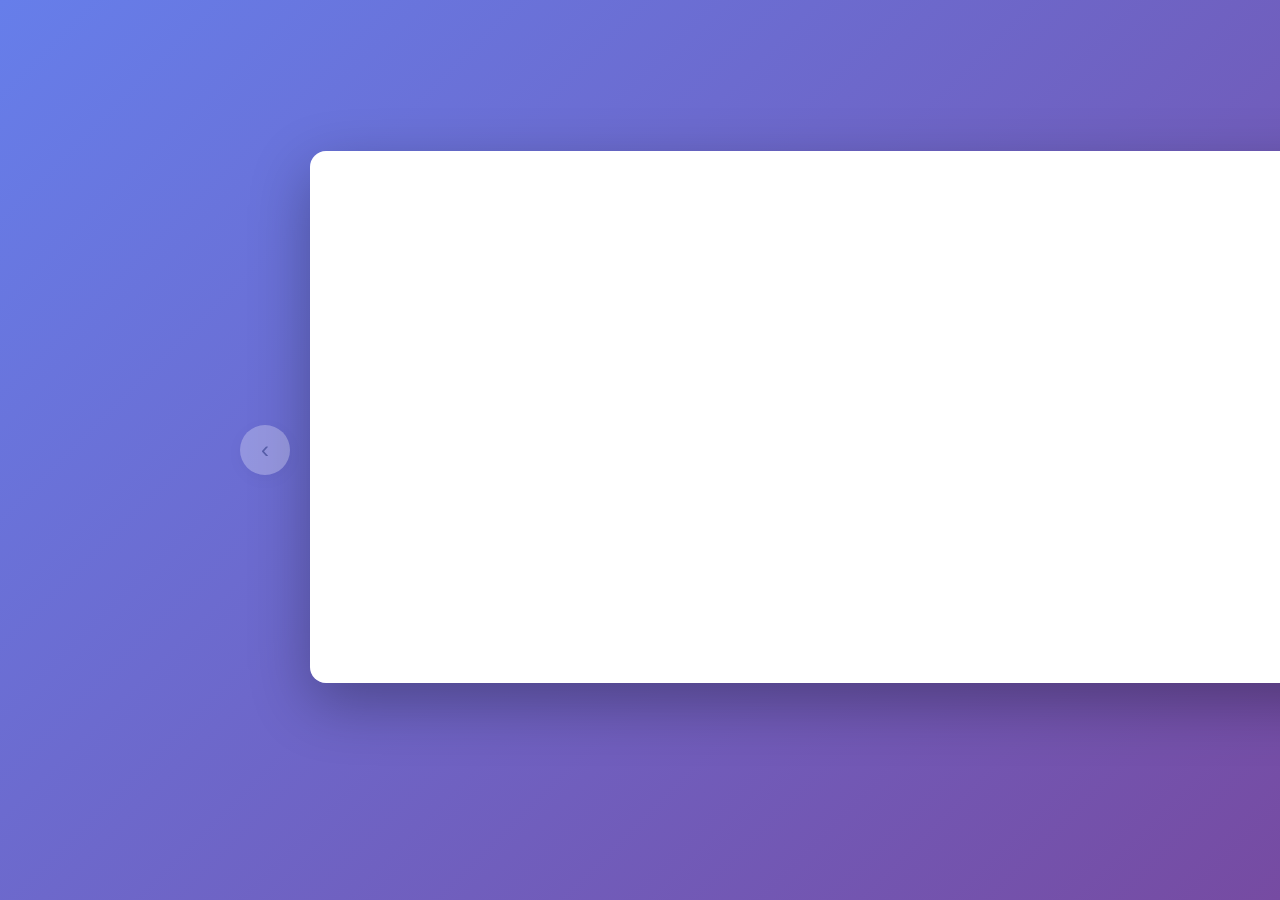
<file: vscode-copilot.html>
<!DOCTYPE html>
<html lang="en">
<head>
    <meta charset="UTF-8">
    <meta name="viewport" content="width=device-width, initial-scale=1.0">
    <title>Process Tips Carousel</title>
    <style>
        * {
            margin: 0;
            padding: 0;
            box-sizing: border-box;
        }

        :root {
            --primary-color: #16a085;
            --text-dark: #2c3e50;
            --text-light: #555;
            --bg-light: #f8f9fa;
            --white: #ffffff;
            --shadow: rgba(0, 0, 0, 0.1);
        }

        body {
            font-family: -apple-system, BlinkMacSystemFont, 'Segoe UI', Roboto, Oxygen, Ubuntu, Cantarell, sans-serif;
            background: linear-gradient(135deg, #667eea 0%, #764ba2 100%);
            min-height: 100vh;
            display: flex;
            align-items: center;
            justify-content: center;
            padding: 20px;
        }

        .carousel-container {
            max-width: 800px;
            width: 100%;
            position: relative;
            display: flex;
            align-items: center;
            gap: 20px;
        }

        .carousel-wrapper {
            flex: 1;
            overflow: hidden;
            border-radius: 16px;
            box-shadow: 0 20px 60px rgba(0, 0, 0, 0.3);
        }

        .carousel-track {
            display: flex;
            transition: transform 0.5s cubic-bezier(0.4, 0, 0.2, 1);
        }

        .carousel-slide {
            min-width: 100%;
            background: var(--white);
            padding: 60px 80px;
            display: flex;
            flex-direction: column;
            align-items: center;
            text-align: center;
        }

        .tip-badge {
            background: var(--primary-color);
            color: var(--white);
            padding: 8px 24px;
            border-radius: 20px;
            font-weight: 600;
            font-size: 14px;
            margin-bottom: 30px;
            text-transform: uppercase;
            letter-spacing: 0.5px;
        }

        .slide-title {
            font-size: 32px;
            font-weight: 700;
            color: var(--text-dark);
            margin-bottom: 40px;
            line-height: 1.2;
        }

        .slide-icon {
            width: 150px;
            height: 150px;
            margin-bottom: 40px;
            font-size: 120px;
            display: flex;
            align-items: center;
            justify-content: center;
        }

        .slide-description {
            font-size: 16px;
            line-height: 1.7;
            color: var(--text-light);
            max-width: 500px;
        }

        .nav-button {
            width: 50px;
            height: 50px;
            border-radius: 50%;
            background: rgba(255, 255, 255, 0.9);
            border: none;
            cursor: pointer;
            display: flex;
            align-items: center;
            justify-content: center;
            font-size: 24px;
            color: var(--text-dark);
            transition: all 0.3s ease;
            box-shadow: 0 4px 12px var(--shadow);
            flex-shrink: 0;
        }

        .nav-button:hover {
            background: var(--white);
            transform: scale(1.1);
            box-shadow: 0 6px 20px var(--shadow);
        }

        .nav-button:active {
            transform: scale(0.95);
        }

        .nav-button:disabled {
            opacity: 0.3;
            cursor: not-allowed;
            transform: scale(1);
        }

        .carousel-pagination {
            display: flex;
            justify-content: center;
            gap: 12px;
            margin-top: 30px;
        }

        .pagination-dot {
            width: 36px;
            height: 36px;
            border-radius: 50%;
            background: rgba(255, 255, 255, 0.6);
            border: 2px solid transparent;
            cursor: pointer;
            display: flex;
            align-items: center;
            justify-content: center;
            font-size: 14px;
            font-weight: 600;
            color: var(--text-dark);
            transition: all 0.3s ease;
        }

        .pagination-dot:hover {
            background: rgba(255, 255, 255, 0.8);
            transform: scale(1.1);
        }

        .pagination-dot.active {
            background: var(--white);
            border-color: var(--primary-color);
            transform: scale(1.15);
            box-shadow: 0 4px 12px rgba(0, 0, 0, 0.2);
        }

        @media (max-width: 768px) {
            .carousel-slide {
                padding: 40px 30px;
            }

            .slide-title {
                font-size: 24px;
            }

            .slide-icon {
                width: 100px;
                height: 100px;
                font-size: 80px;
            }

            .nav-button {
                width: 40px;
                height: 40px;
                font-size: 20px;
            }

            .pagination-dot {
                width: 32px;
                height: 32px;
                font-size: 12px;
            }
        }
    </style>
</head>
<body>
    <div class="carousel-container">
        <button class="nav-button prev-btn" aria-label="Previous slide">&#8249;</button>
        
        <div>
            <div class="carousel-wrapper">
                <div class="carousel-track" id="carouselTrack">
                    <!-- Slide 1 -->
                    <div class="carousel-slide">
                        <div class="tip-badge">Tip 1</div>
                        <h2 class="slide-title">Communicate your passion</h2>
                        <div class="slide-icon">😊</div>
                        <p class="slide-description">
                            A bright face says that you are happy and comfortable, you know that 
                            mentees will behave, and any non-compliance will be addressed with the 
                            minimum of fuss. This becomes a positive self-fulfilling prophecy.
                        </p>
                    </div>

                    <!-- Slide 2 -->
                    <div class="carousel-slide">
                        <div class="tip-badge">Tip 2</div>
                        <h2 class="slide-title">Set clear expectations</h2>
                        <div class="slide-icon">🎯</div>
                        <p class="slide-description">
                            Define success criteria and milestones from the start. When everyone 
                            understands the goals and boundaries, collaboration becomes smoother 
                            and more productive for all parties involved.
                        </p>
                    </div>

                    <!-- Slide 3 -->
                    <div class="carousel-slide">
                        <div class="tip-badge">Tip 3</div>
                        <h2 class="slide-title">Listen actively</h2>
                        <div class="slide-icon">👂</div>
                        <p class="slide-description">
                            Give your full attention and show genuine interest in what others are 
                            saying. Active listening builds trust and helps you understand the real 
                            needs and concerns behind the words.
                        </p>
                    </div>

                    <!-- Slide 4 -->
                    <div class="carousel-slide">
                        <div class="tip-badge">Tip 4</div>
                        <h2 class="slide-title">Provide constructive feedback</h2>
                        <div class="slide-icon">💬</div>
                        <p class="slide-description">
                            Focus on specific behaviors and outcomes rather than personal 
                            attributes. Frame feedback as opportunities for growth and always 
                            balance criticism with recognition of strengths.
                        </p>
                    </div>

                    <!-- Slide 5 -->
                    <div class="carousel-slide">
                        <div class="tip-badge">Tip 5</div>
                        <h2 class="slide-title">Lead by example</h2>
                        <div class="slide-icon">⭐</div>
                        <p class="slide-description">
                            Demonstrate the behaviors and work ethic you expect from others. 
                            Actions speak louder than words, and your conduct sets the standard 
                            for the entire team to follow.
                        </p>
                    </div>

                    <!-- Slide 6 -->
                    <div class="carousel-slide">
                        <div class="tip-badge">Tip 6</div>
                        <h2 class="slide-title">Celebrate small wins</h2>
                        <div class="slide-icon">🎉</div>
                        <p class="slide-description">
                            Acknowledge progress and achievements, no matter how small. Regular 
                            recognition boosts morale and motivation, creating momentum toward 
                            larger goals and sustained success.
                        </p>
                    </div>

                    <!-- Slide 7 -->
                    <div class="carousel-slide">
                        <div class="tip-badge">Tip 7</div>
                        <h2 class="slide-title">Foster collaboration</h2>
                        <div class="slide-icon">🤝</div>
                        <p class="slide-description">
                            Create opportunities for team members to work together and share 
                            knowledge. Collaborative environments spark innovation and help 
                            everyone grow through shared experiences.
                        </p>
                    </div>

                    <!-- Slide 8 -->
                    <div class="carousel-slide">
                        <div class="tip-badge">Tip 8</div>
                        <h2 class="slide-title">Adapt and iterate</h2>
                        <div class="slide-icon">🔄</div>
                        <p class="slide-description">
                            Stay flexible and willing to adjust your approach based on feedback 
                            and results. Continuous improvement is key to long-term success and 
                            maintaining relevance in changing environments.
                        </p>
                    </div>
                </div>
            </div>
            
            <div class="carousel-pagination" id="pagination"></div>
        </div>

        <button class="nav-button next-btn" aria-label="Next slide">&#8250;</button>
    </div>

    <script>
        class Carousel {
            constructor() {
                this.track = document.getElementById('carouselTrack');
                this.slides = this.track.querySelectorAll('.carousel-slide');
                this.prevBtn = document.querySelector('.prev-btn');
                this.nextBtn = document.querySelector('.next-btn');
                this.pagination = document.getElementById('pagination');
                this.currentIndex = 0;
                this.totalSlides = this.slides.length;

                this.init();
            }

            init() {
                this.createPagination();
                this.updateCarousel();
                this.attachEvents();
            }

            createPagination() {
                for (let i = 0; i < this.totalSlides; i++) {
                    const dot = document.createElement('button');
                    dot.classList.add('pagination-dot');
                    dot.textContent = i + 1;
                    dot.setAttribute('aria-label', `Go to slide ${i + 1}`);
                    dot.addEventListener('click', () => this.goToSlide(i));
                    this.pagination.appendChild(dot);
                }
            }

            updateCarousel() {
                // Update track position
                const offset = -this.currentIndex * 100;
                this.track.style.transform = `translateX(${offset}%)`;

                // Update pagination
                const dots = this.pagination.querySelectorAll('.pagination-dot');
                dots.forEach((dot, index) => {
                    dot.classList.toggle('active', index === this.currentIndex);
                });

                // Update navigation buttons
                this.prevBtn.disabled = this.currentIndex === 0;
                this.nextBtn.disabled = this.currentIndex === this.totalSlides - 1;
            }

            goToSlide(index) {
                if (index >= 0 && index < this.totalSlides) {
                    this.currentIndex = index;
                    this.updateCarousel();
                }
            }

            nextSlide() {
                this.goToSlide(this.currentIndex + 1);
            }

            prevSlide() {
                this.goToSlide(this.currentIndex - 1);
            }

            attachEvents() {
                this.prevBtn.addEventListener('click', () => this.prevSlide());
                this.nextBtn.addEventListener('click', () => this.nextSlide());

                // Keyboard navigation
                document.addEventListener('keydown', (e) => {
                    if (e.key === 'ArrowLeft') this.prevSlide();
                    if (e.key === 'ArrowRight') this.nextSlide();
                });

                // Touch/swipe support
                let touchStartX = 0;
                let touchEndX = 0;

                this.track.addEventListener('touchstart', (e) => {
                    touchStartX = e.changedTouches[0].screenX;
                });

                this.track.addEventListener('touchend', (e) => {
                    touchEndX = e.changedTouches[0].screenX;
                    this.handleSwipe();
                });

                const handleSwipe = () => {
                    const swipeThreshold = 50;
                    const diff = touchStartX - touchEndX;

                    if (Math.abs(diff) > swipeThreshold) {
                        if (diff > 0) {
                            this.nextSlide();
                        } else {
                            this.prevSlide();
                        }
                    }
                };

                this.handleSwipe = handleSwipe;
            }
        }

        // Initialize carousel when DOM is ready
        document.addEventListener('DOMContentLoaded', () => {
            new Carousel();
        });
    </script>
</body>
</html>
</file>
<file: antigravity-gemini-3-pro/style.css>
/* Modern CSS Reset & Base Styles */
*, *::before, *::after {
    box-sizing: border-box;
    margin: 0;
    padding: 0;
}

body {
    font-family: 'Inter', sans-serif;
    background-color: #f4f6f8; /* Light gray background similar to image */
    display: flex;
    flex-direction: column;
    justify-content: center;
    align-items: center;
    min-height: 100vh;
    padding: 20px;
}

/* Carousel Container */
.carousel-container {
    position: relative;
    width: 100%;
    max-width: 800px; /* Adjust based on preference */
    margin: 0 auto 2rem;
    display: flex;
    align-items: center;
    justify-content: center;
}

.carousel-track-container {
    overflow: hidden;
    width: 100%;
    /* Add some padding to avoid cutting off shadows */
    padding: 20px 0; 
}

.carousel-track {
    display: flex;
    list-style: none;
    transition: transform 0.4s ease-in-out;
}

.carousel-slide {
    min-width: 100%;
    display: flex;
    justify-content: center;
    padding: 0 10px; /* Space between slides if visible */
}

/* Card Styling */
.card {
    background: white;
    border-radius: 8px;
    padding: 40px; /* Inner padding */
    box-shadow: 0 4px 20px rgba(0, 0, 0, 0.08); /* Soft shadow */
    text-align: center;
    position: relative;
    width: 100%;
    max-width: 600px;
}

/* Tip Badge */
.tip-badge {
    position: absolute;
    top: -18px; /* Pulled up */
    left: 50%;
    transform: translateX(-50%);
    background-color: #198754; /* Green color */
    color: white;
    font-weight: 600;
    padding: 8px 24px;
    border-radius: 4px;
    font-size: 1rem;
    box-shadow: 0 2px 5px rgba(0,0,0,0.1);
}

.card-title {
    margin-top: 20px;
    margin-bottom: 20px;
    font-size: 1.5rem;
    font-weight: 700;
    color: #000;
}

.card-image {
    margin: 20px auto;
    /* Optional: Fixed height to prevent jumping */
    height: 120px; 
    display: flex;
    align-items: center;
    justify-content: center;
}

.card-text {
    font-size: 1rem;
    line-height: 1.6;
    color: #4a4a4a;
    max-width: 90%;
    margin: 0 auto;
}

/* Navigation Buttons (Prev/Next) */
.nav-btn {
    position: absolute;
    top: 50%;
    transform: translateY(-50%);
    background: rgba(0, 0, 0, 0.3); /* Semi-transparent dark bg */
    border: none;
    width: 48px;
    height: 48px;
    border-radius: 50%;
    display: flex;
    align-items: center;
    justify-content: center;
    cursor: pointer;
    color: white;
    transition: background-color 0.2s;
    z-index: 10;
}

.nav-btn:hover {
    background: rgba(0, 0, 0, 0.5);
}

.nav-btn:focus {
    outline: 2px solid #000;
    outline-offset: 2px;
}

.prev-btn {
    left: -60px; /* Position outside the card */
}

.next-btn {
    right: -60px; /* Position outside the card */
}

/* Handle mobile responsiveness for buttons */
@media (max-width: 768px) {
    .nav-btn {
        width: 36px;
        height: 36px;
    }
    .prev-btn {
        left: 0;
    }
    .next-btn {
        right: 0;
    }
    .card {
        padding: 30px 20px;
    }
}

/* Pagination Indicators */
.carousel-nav {
    display: flex;
    justify-content: center;
    gap: 12px;
    margin-top: 10px;
}

.carousel-indicator {
    border: 1px solid transparent; /* default border */
    border-radius: 50%;
    width: 32px;
    height: 32px;
    background: transparent;
    cursor: pointer;
    font-size: 1rem;
    font-weight: 500;
    color: #666;
    display: flex;
    align-items: center;
    justify-content: center;
    transition: all 0.2s;
}

/* Active State for Indicator (Circle with border) */
.carousel-indicator.current-slide {
    border-color: #000;
    font-weight: 700;
    color: #000;
    background: white; /* Optional: if you want a bg */
}

.carousel-indicator:hover {
    color: #000;
}
</file>
